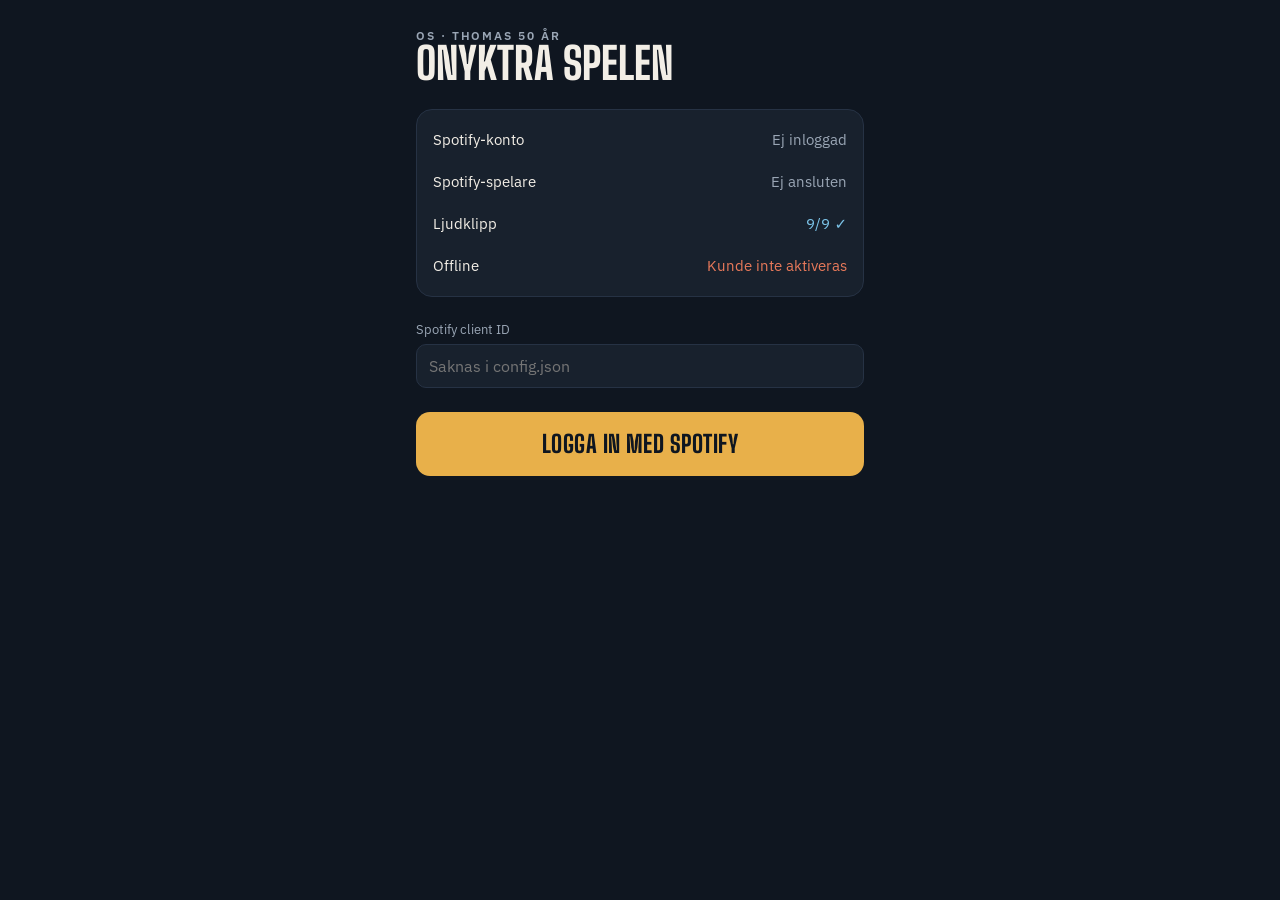
<file: index.html>
<!doctype html>
<html lang="sv">
<head>
<meta charset="utf-8">
<meta name="viewport" content="width=device-width, initial-scale=1, viewport-fit=cover">
<meta name="theme-color" content="#0F1620">
<title>Onyktra Spelen</title>
<link rel="icon" href="icons/icon.svg" type="image/svg+xml">
<link rel="apple-touch-icon" href="icons/apple-touch-icon.png">
<link rel="manifest" href="manifest.webmanifest">
<meta name="mobile-web-app-capable" content="yes">
<meta name="apple-mobile-web-app-capable" content="yes">
<meta name="apple-mobile-web-app-status-bar-style" content="black-translucent">
<meta name="apple-mobile-web-app-title" content="OS">
<link rel="preload" href="fonts/big-shoulders-display.woff2" as="font" type="font/woff2" crossorigin>
<link rel="preload" href="fonts/ibm-plex-sans.woff2" as="font" type="font/woff2" crossorigin>
<link rel="stylesheet" href="style.css">
<script type="module" src="app.js"></script>
</head>
<body>
<div class="banner" id="banner" role="status" hidden></div>
<button class="banner banner-version" type="button" id="ny-version" hidden>Ny version – ladda om</button>

<main class="screen" id="start">
  <header>
    <div class="eyebrow">OS · Thomas 50 år</div>
    <h1>Onyktra Spelen</h1>
  </header>

  <section class="card" aria-label="Status">
    <div class="rad"><span>Spotify-konto</span><span class="rad-varde" id="start-konto">Ej inloggad</span></div>
    <div class="rad"><span>Spotify-spelare</span><span class="rad-varde" id="start-spelare">Ej ansluten</span></div>
    <div class="rad"><span>Ljudklipp</span><span class="rad-varde" id="start-klipp">–</span></div>
    <div class="rad"><span>Offline</span><span class="rad-varde" id="start-offline">Kontrollerar…</span></div>
  </section>

  <div class="falt" id="klientid-falt" hidden>
    <label for="klientid">Spotify client ID</label>
    <input id="klientid" autocomplete="off" autocapitalize="off" spellcheck="false" placeholder="Saknas i config.json">
  </div>

  <p class="start-fel" id="start-fel" role="alert" hidden></p>

  <div class="start-knappar">
    <button class="btn-primary" type="button" id="logga-in" hidden>Logga in med Spotify</button>
    <button class="btn-primary" type="button" id="starta" hidden>Starta Onyktra Spelen</button>
    <button class="link-btn" type="button" id="logga-ut" hidden>Logga ut från Spotify</button>
  </div>
</main>

<main class="screen" id="oversikt" hidden>
  <header class="head">
    <div>
      <div class="eyebrow">OS · Thomas 50 år</div>
      <h1>Onyktra Spelen</h1>
    </div>
    <div class="counter"><small>Gren</small><b id="raknare">–/–</b></div>
  </header>

  <section class="card" aria-label="Spelas nu">
    <div class="np">
      <div class="art" id="np-nr">–</div>
      <div class="np-meta">
        <div class="eyebrow eyebrow-tight">Spelas nu · Spotify</div>
        <div class="np-title" id="np-titel">Ingen låt</div>
        <div class="np-artist" id="np-artist">Välj en gren för att starta</div>
      </div>
    </div>
    <div class="progress">
      <span id="np-tid">0:00</span>
      <div class="bar"><i id="np-bar"></i></div>
      <span id="np-langd">–:––</span>
    </div>
    <div class="controls">
      <div class="transport">
        <button class="icon-btn" type="button" id="foregaende" aria-label="Föregående" disabled>
          <svg width="18" height="18" viewBox="0 0 24 24" fill="none" stroke="currentColor" stroke-width="2" stroke-linecap="round" stroke-linejoin="round"><polygon points="19 20 9 12 19 4 19 20"/><line x1="5" y1="19" x2="5" y2="5"/></svg>
        </button>
        <button class="play" type="button" id="spela" aria-label="Spela" disabled>
          <svg class="ikon-spela" width="20" height="20" viewBox="0 0 24 24" fill="currentColor"><polygon points="7 4 20 12 7 20 7 4"/></svg>
          <svg class="ikon-paus" width="22" height="22" viewBox="0 0 24 24" fill="none" stroke="currentColor" stroke-width="2.5" stroke-linecap="round"><line x1="8" y1="5" x2="8" y2="19"/><line x1="16" y1="5" x2="16" y2="19"/></svg>
        </button>
        <button class="icon-btn" type="button" id="nasta" aria-label="Nästa" disabled>
          <svg width="18" height="18" viewBox="0 0 24 24" fill="none" stroke="currentColor" stroke-width="2" stroke-linecap="round" stroke-linejoin="round"><polygon points="5 4 15 12 5 20 5 4"/><line x1="19" y1="5" x2="19" y2="19"/></svg>
        </button>
      </div>
      <button class="pill" type="button" id="ducking" aria-pressed="true"><span class="dot"></span><span id="ducking-text">Sänk vid klipp</span></button>
    </div>
    <button class="btn-ghost" type="button" id="tona" disabled>Tona ut</button>
  </section>

  <section class="section">
    <div class="section-head">
      <h2>Grenar</h2>
      <span id="grenar-hjalp">Tryck för att starta</span>
    </div>
    <div class="list" id="grenar"></div>
    <div class="row" id="ordning-knappar" hidden>
      <button class="btn-ghost" type="button" id="ordning-avbryt" hidden>Avbryt</button>
      <button class="btn-ghost grow" type="button" id="ordning">Ändra ordning</button>
    </div>
  </section>

  <section class="section">
    <div class="section-head"><h2>Musik</h2><span>Spellista från Spotify</span></div>
    <button class="gren" type="button" id="till-musik">
      <span class="num">♪</span>
      <span class="gtext">
        <span class="gname" id="musik-namn">Musik</span>
        <span class="gdesc" id="musik-info">Ingen spellista vald</span>
      </span>
      <svg width="18" height="18" viewBox="0 0 24 24" fill="none" stroke="#9AA6B5" stroke-width="2" stroke-linecap="round" stroke-linejoin="round" aria-hidden="true"><polyline points="9 18 15 12 9 6"/></svg>
    </button>
  </section>

  <section class="section">
    <div class="section-head"><h2>Ljudeffekter</h2><span>Spelas ovanpå musiken</span></div>
    <div class="pads" id="effekter"></div>
  </section>

  <button class="stoppa-alla" type="button" id="stoppa-alla" hidden>■ Stoppa ljud</button>

  <footer class="foot">
    <div class="foot-status"><span class="dot" id="nat-dot"></span><span id="nat-text">Kontrollerar nät…</span></div>
  </footer>
</main>
<main class="screen" id="grenvy" hidden>
  <div class="topbar">
    <button class="back" type="button" id="tillbaka">
      <svg width="18" height="18" viewBox="0 0 24 24" fill="none" stroke="currentColor" stroke-width="2" stroke-linecap="round" stroke-linejoin="round" aria-hidden="true"><polyline points="15 18 9 12 15 6"/></svg>Alla grenar
    </button>
    <small id="g-nummer">Gren – av –</small>
  </div>

  <header class="hero">
    <span class="tag" id="g-sasong"></span>
    <h1 id="g-namn"></h1>
    <p id="g-regel"></p>
  </header>

  <div class="phrase" id="g-mening-kort" hidden>
    <small>Meningen</small>
    <div id="g-mening"></div>
  </div>

  <section class="card timer-kort" id="timer-kort" aria-label="Timer">
    <div class="timer-etikett" id="t-rubrik">Nedräkning</div>
    <div class="timer-rad">
      <button class="icon-btn" type="button" id="t-minus" aria-label="15 sekunder kortare">−15</button>
      <div class="timer" id="t-tid" role="timer" aria-live="off">01:00</div>
      <button class="icon-btn" type="button" id="t-plus" aria-label="15 sekunder längre">+15</button>
    </div>
    <div class="row">
      <button class="btn-action" type="button" id="t-start">Starta</button>
      <button class="btn-ghost" type="button" id="t-aterstall">Återställ</button>
    </div>
  </section>

  <section class="card" aria-label="Musik">
    <div class="np">
      <div class="art" id="g-nr">–</div>
      <div class="np-meta">
        <div class="np-title" id="g-titel"></div>
        <div class="np-artist" id="g-artist"></div>
      </div>
    </div>
    <div class="row">
      <button class="play play-sm" type="button" id="g-spela" aria-label="Spela" disabled>
        <svg class="ikon-spela" width="20" height="20" viewBox="0 0 24 24" fill="currentColor"><polygon points="7 4 20 12 7 20 7 4"/></svg>
        <svg class="ikon-paus" width="22" height="22" viewBox="0 0 24 24" fill="none" stroke="currentColor" stroke-width="2.5" stroke-linecap="round"><line x1="8" y1="5" x2="8" y2="19"/><line x1="16" y1="5" x2="16" y2="19"/></svg>
      </button>
      <button class="btn-ghost grow" type="button" id="g-tona" disabled>Tona ut</button>
    </div>
    <button class="link-btn" type="button" id="g-redigera" hidden>Redigera gren</button>
  </section>

  <section class="section">
    <div class="section-head"><h2>Ljudeffekter</h2><span>Spelas ovanpå musiken</span></div>
    <div class="pads" id="g-effekter"></div>
  </section>

  <button class="btn-action btn-stor" type="button" id="g-nasta">Nästa gren</button>
</main>

<main class="screen" id="musikvy" hidden>
  <div class="topbar">
    <button class="back" type="button" id="m-tillbaka">
      <svg width="18" height="18" viewBox="0 0 24 24" fill="none" stroke="currentColor" stroke-width="2" stroke-linecap="round" stroke-linejoin="round" aria-hidden="true"><polyline points="15 18 9 12 15 6"/></svg>Alla grenar
    </button>
    <small id="m-antal"></small>
  </div>

  <header class="hero hero-musik">
    <span class="tag">Spellista</span>
    <h1 id="m-namn">Musik</h1>
    <p id="m-info"></p>
  </header>

  <section class="card" aria-label="Spelas nu">
    <div class="np">
      <div class="art" id="m-nr">♪</div>
      <div class="np-meta">
        <div class="eyebrow eyebrow-tight">Spelas nu · Spotify</div>
        <div class="np-title" id="m-titel">Ingen låt</div>
        <div class="np-artist" id="m-artist">Tryck på en låt i listan</div>
      </div>
    </div>
    <div class="progress">
      <span id="m-tid">0:00</span>
      <div class="bar"><i id="m-bar"></i></div>
      <span id="m-langd">–:––</span>
    </div>
    <div class="controls">
      <div class="transport">
        <button class="icon-btn" type="button" id="m-foregaende" aria-label="Föregående" disabled>
          <svg width="18" height="18" viewBox="0 0 24 24" fill="none" stroke="currentColor" stroke-width="2" stroke-linecap="round" stroke-linejoin="round"><polygon points="19 20 9 12 19 4 19 20"/><line x1="5" y1="19" x2="5" y2="5"/></svg>
        </button>
        <button class="play" type="button" id="m-spela" aria-label="Spela" disabled>
          <svg class="ikon-spela" width="20" height="20" viewBox="0 0 24 24" fill="currentColor"><polygon points="7 4 20 12 7 20 7 4"/></svg>
          <svg class="ikon-paus" width="22" height="22" viewBox="0 0 24 24" fill="none" stroke="currentColor" stroke-width="2.5" stroke-linecap="round"><line x1="8" y1="5" x2="8" y2="19"/><line x1="16" y1="5" x2="16" y2="19"/></svg>
        </button>
        <button class="icon-btn" type="button" id="m-nasta" aria-label="Nästa" disabled>
          <svg width="18" height="18" viewBox="0 0 24 24" fill="none" stroke="currentColor" stroke-width="2" stroke-linecap="round" stroke-linejoin="round"><polygon points="5 4 15 12 5 20 5 4"/><line x1="19" y1="5" x2="19" y2="19"/></svg>
        </button>
      </div>
      <button class="pill" type="button" id="m-blanda" aria-pressed="false"><span class="dot"></span><span>Blanda</span></button>
    </div>
    <button class="btn-ghost" type="button" id="m-tona" disabled>Tona ut</button>
  </section>

  <section class="section">
    <div class="section-head">
      <h2>Låtar</h2>
      <button class="link-btn" type="button" id="m-uppdatera">Uppdatera</button>
    </div>
    <div class="list" id="m-latar"></div>
    <button class="btn-ghost" type="button" id="m-byt">Byt spellista</button>
  </section>

  <section class="section">
    <div class="section-head"><h2>Ljudeffekter</h2><span>Spelas ovanpå musiken</span></div>
    <div class="pads" id="m-effekter"></div>
  </section>
</main>

<dialog class="dialog" id="redigera" aria-labelledby="rg-rubrik">
  <form class="dialog-form" id="rg-form" method="dialog">
    <h2 id="rg-rubrik">Redigera gren</h2>
    <div class="falt">
      <label for="rg-namn">Namn</label>
      <input id="rg-namn" autocomplete="off" required>
    </div>
    <div class="falt">
      <label for="rg-sasong">Säsong</label>
      <select id="rg-sasong">
        <option value="sommar">Sommar</option>
        <option value="vinter">Vinter</option>
        <option value="">Ingen</option>
      </select>
    </div>
    <div class="falt">
      <label for="rg-beskrivning">Beskrivning</label>
      <input id="rg-beskrivning" autocomplete="off">
    </div>
    <div class="falt">
      <label for="rg-mening">Meningen</label>
      <textarea id="rg-mening" rows="2" autocomplete="off"></textarea>
      <small>Visas stort i grenvyn. Lämna tomt om grenen inte har någon.</small>
    </div>
    <div class="falt">
      <label for="rg-lank">Byt låt – Spotify-länk</label>
      <input id="rg-lank" type="url" inputmode="url" autocomplete="off" autocapitalize="off" spellcheck="false"
        placeholder="https://open.spotify.com/track/…">
      <small id="rg-lank-info">Spotify → Dela → Kopiera länk</small>
    </div>
    <div class="falt">
      <label for="rg-lat">Låt</label>
      <input id="rg-lat" autocomplete="off">
    </div>
    <div class="falt">
      <label for="rg-artist">Artist</label>
      <input id="rg-artist" autocomplete="off">
    </div>
    <div class="falt">
      <label for="rg-start-min">Starta låten vid</label>
      <div class="tidval">
        <select id="rg-start-min" aria-label="Starta vid, minuter"></select>
        <span>min</span>
        <select id="rg-start-sek" aria-label="Starta vid, sekunder"></select>
        <span>sek</span>
      </div>
    </div>
    <div class="falt">
      <label for="rg-tidtagning">Tid</label>
      <select id="rg-tidtagning">
        <option value="nedrakning">Nedräkning (timer)</option>
        <option value="stoppur">Tidtagning (stoppur)</option>
      </select>
      <small>Tidtagning mäter hur lång tid ett lopp tar, t.ex. slalom. Tiden sparas inte.</small>
    </div>
    <div class="falt" id="rg-timer-falt">
      <label for="rg-timer-min">Timer</label>
      <div class="tidval">
        <select id="rg-timer-min" aria-label="Timer, minuter"></select>
        <span>min</span>
        <select id="rg-timer-sek" aria-label="Timer, sekunder"></select>
        <span>sek</span>
      </div>
      <small>Grenens standardtid, mellan 0:15 och 10:00.</small>
    </div>
    <div class="falt" id="rg-pin-falt">
      <label for="rg-pin">PIN-kod</label>
      <input id="rg-pin" type="password" inputmode="numeric" autocomplete="off">
    </div>
    <p class="start-fel" id="rg-fel" role="alert" hidden></p>
    <div class="row">
      <button class="btn-ghost" type="button" id="rg-avbryt">Avbryt</button>
      <button class="btn-action" type="submit" id="rg-spara">Spara</button>
    </div>
  </form>
</dialog>

<dialog class="dialog" id="spellista-dialog" aria-labelledby="sd-rubrik">
  <form class="dialog-form" id="sd-form" method="dialog" novalidate>
    <h2 id="sd-rubrik">Välj spellista</h2>
    <div class="falt">
      <label for="sd-lank">Spotify-länk till spellistan</label>
      <input id="sd-lank" type="url" inputmode="url" autocomplete="off" autocapitalize="off" spellcheck="false"
        placeholder="https://open.spotify.com/playlist/…">
      <small>Spotify → spellistan → Dela → Kopiera länk. Spellistan måste vara din egen eller en du samarbetar på. Valet sparas på den här telefonen.</small>
    </div>
    <p class="start-fel" id="sd-fel" role="alert" hidden></p>
    <div class="row">
      <button class="btn-ghost" type="button" id="sd-avbryt">Avbryt</button>
      <button class="btn-action" type="submit">Välj</button>
    </div>
  </form>
</dialog>

<dialog class="dialog" id="pin-dialog" aria-labelledby="pd-rubrik">
  <form class="dialog-form" id="pd-form" method="dialog">
    <h2 id="pd-rubrik">PIN-kod</h2>
    <div class="falt">
      <label for="pd-pin">Ange PIN-koden för att spara</label>
      <input id="pd-pin" type="password" inputmode="numeric" autocomplete="off">
    </div>
    <div class="row">
      <button class="btn-ghost" type="button" id="pd-avbryt">Avbryt</button>
      <button class="btn-action" type="submit">OK</button>
    </div>
  </form>
</dialog>
</body>
</html>
</file>
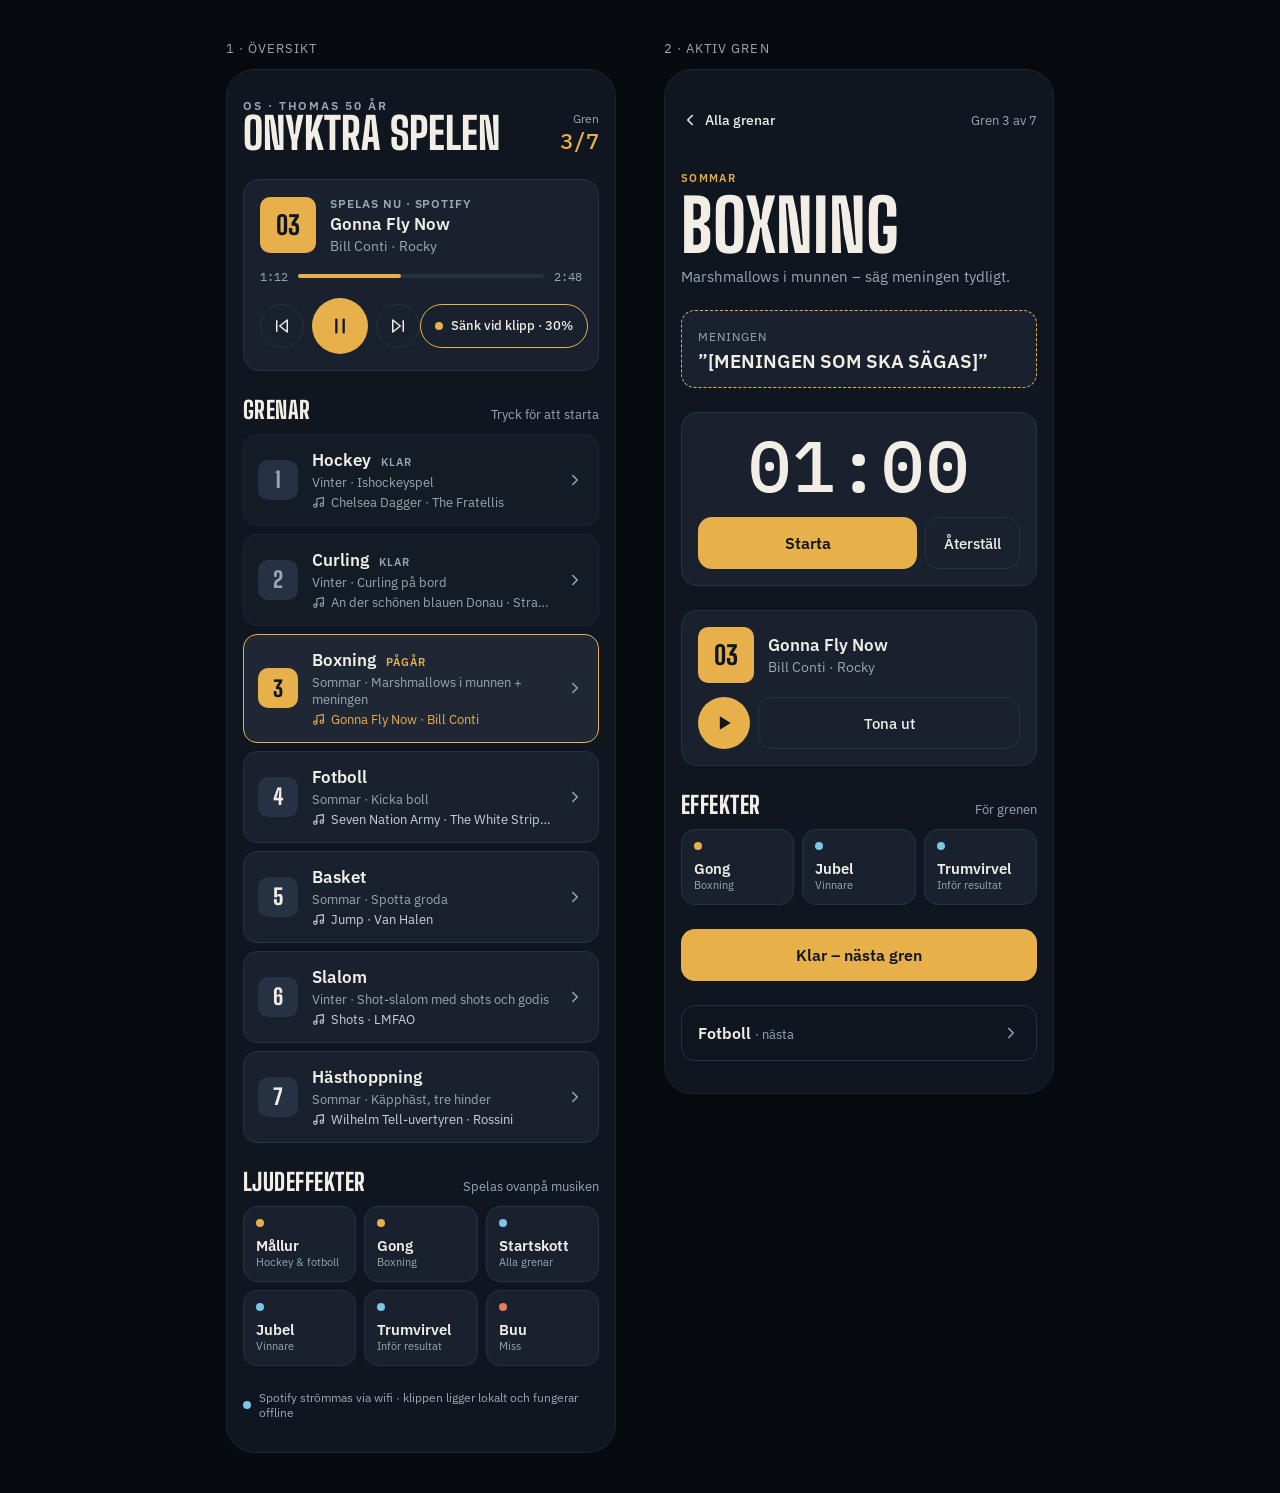
<file: docs/design/overview.html>
<!doctype html>
<html lang="sv">
<head>
<meta charset="utf-8">
<meta name="viewport" content="width=device-width, initial-scale=1">
<title>Onyktra Spelen – designskiss</title>
<link rel="preconnect" href="https://fonts.googleapis.com">
<link rel="stylesheet" href="https://fonts.googleapis.com/css2?family=Big+Shoulders+Display:wght@700;800&family=IBM+Plex+Mono:wght@500&family=IBM+Plex+Sans:wght@400;500;600&display=swap">
<style>
/* Designskiss – statisk referens, inte produktionskod. */
:root{--bg:#0F1620;--surface:#18212D;--done:#131B25;--active:#1E2733;--line:#263244;--text:#F2EEE6;--muted:#9AA6B5;--accent:#E8B04A;--ice:#7CC4E8;--warn:#E8795A;
--display:'Big Shoulders Display',sans-serif;--sans:'IBM Plex Sans',system-ui,sans-serif;--mono:'IBM Plex Mono',monospace}
*{box-sizing:border-box}
body{margin:0;background:#070B10;color:var(--text);font-family:var(--sans);padding:40px 24px;display:flex;gap:48px;justify-content:center;flex-wrap:wrap;align-items:flex-start}
.frame{display:flex;flex-direction:column;gap:12px}
.frame-label{font-size:13px;color:var(--muted);letter-spacing:.08em;text-transform:uppercase}
.screen{width:390px;background:var(--bg);border-radius:28px;padding:28px 16px 32px;display:flex;flex-direction:column;gap:24px;border:1px solid #1B2430}
button{font-family:inherit;color:var(--text);cursor:pointer}
a{color:var(--text);text-decoration:none}
.eyebrow{font-size:12px;font-weight:600;letter-spacing:.16em;text-transform:uppercase;color:var(--muted)}
h1{margin:0;font-family:var(--display);font-weight:800;font-size:44px;line-height:.95;text-transform:uppercase}
h2{margin:0;font-family:var(--display);font-weight:800;font-size:24px;text-transform:uppercase;letter-spacing:.02em}
.head{display:flex;justify-content:space-between;align-items:flex-end}
.counter{text-align:right} .counter small{display:block;font-size:12px;color:var(--muted)} .counter b{font-family:var(--mono);font-weight:500;font-size:22px;color:var(--accent)}
.card{background:var(--surface);border:1px solid var(--line);border-radius:16px;padding:16px;display:flex;flex-direction:column;gap:14px}
.np{display:flex;gap:14px;align-items:center}
.art{width:56px;height:56px;border-radius:10px;background:var(--accent);color:var(--bg);display:flex;align-items:center;justify-content:center;font-family:var(--display);font-weight:800;font-size:26px;flex-shrink:0}
.np-meta{display:flex;flex-direction:column;gap:2px} .np-title{font-size:17px;font-weight:600} .np-artist{font-size:14px;color:var(--muted)}
.progress{display:flex;align-items:center;gap:10px;font-family:var(--mono);font-size:12px;color:var(--muted)}
.bar{flex:1;height:4px;border-radius:2px;background:var(--line)} .bar i{display:block;height:4px;width:42%;border-radius:2px;background:var(--accent)}
.controls{display:flex;align-items:center;justify-content:space-between} .transport{display:flex;gap:8px;align-items:center}
.icon-btn{width:44px;height:44px;border-radius:22px;border:1px solid var(--line);background:transparent;display:flex;align-items:center;justify-content:center}
.play{width:56px;height:56px;border-radius:28px;border:none;background:var(--accent);color:var(--bg);display:flex;align-items:center;justify-content:center}
.pill{white-space:nowrap;height:44px;padding:0 14px;border-radius:22px;border:1px solid var(--accent);background:transparent;display:flex;align-items:center;gap:8px;font-size:13px;font-weight:500}
.pill .dot{background:var(--accent)}
.section{display:flex;flex-direction:column;gap:10px} .section-head{display:flex;justify-content:space-between;align-items:baseline} .section-head span{font-size:13px;color:var(--muted)}
.list{display:flex;flex-direction:column;gap:8px}
.gren{display:flex;align-items:center;gap:14px;padding:14px;border-radius:14px;background:var(--surface);border:1px solid var(--line)}
.gren svg{flex-shrink:0}
.num{width:40px;height:40px;border-radius:10px;background:var(--line);display:flex;align-items:center;justify-content:center;font-family:var(--display);font-weight:800;font-size:22px;flex-shrink:0}
.gtext{display:flex;flex-direction:column;gap:3px;min-width:0;flex:1}
.gname{font-size:17px;font-weight:600} .status{font-size:11px;font-weight:600;letter-spacing:.08em;text-transform:uppercase;margin-left:6px}
.gdesc{font-size:13px;color:var(--muted)}
.gsong{display:flex;gap:6px;align-items:center;font-size:13px;color:#C9D1DB;white-space:nowrap;overflow:hidden} .gsong span{overflow:hidden;text-overflow:ellipsis}
.gren.klar{background:var(--done);border-color:#1E2835} .gren.klar .num{color:var(--muted)} .gren.klar .status,.gren.klar .gsong{color:var(--muted)}
.gren.nu{background:var(--active);border-color:var(--accent)} .gren.nu .num{background:var(--accent);color:var(--bg)} .gren.nu .status,.gren.nu .gsong{color:var(--accent)}
.pads{display:grid;grid-template-columns:repeat(3,minmax(0,1fr));gap:8px}
.pad{height:76px;border-radius:14px;border:1px solid var(--line);background:var(--surface);display:flex;flex-direction:column;align-items:flex-start;justify-content:space-between;padding:12px;text-align:left}
.dot{width:8px;height:8px;border-radius:4px;display:inline-block}
.pname{display:block;font-size:15px;font-weight:600} .psub{display:block;font-size:11px;color:var(--muted)}
.foot{display:flex;gap:8px;align-items:center;font-size:12px;color:var(--muted)} .foot .dot{background:var(--ice)}
/* Aktiv gren */
.topbar{display:flex;justify-content:space-between;align-items:center} .back{display:flex;align-items:center;gap:6px;font-size:14px;font-weight:500;min-height:44px} .topbar small{font-size:13px;color:var(--muted)}
.hero h1{font-size:72px} .hero p{margin:8px 0 0;font-size:15px;color:var(--muted)}
.tag{display:inline-block;font-size:11px;font-weight:600;letter-spacing:.12em;text-transform:uppercase;color:var(--accent);margin-bottom:6px}
.phrase{border:1px dashed var(--accent);border-radius:14px;padding:14px 16px;background:var(--surface)} .phrase small{font-size:12px;color:var(--muted);letter-spacing:.08em;text-transform:uppercase} .phrase div{font-size:19px;font-weight:600;margin-top:4px}
.timer{font-family:var(--mono);font-weight:500;font-size:72px;line-height:1;text-align:center;letter-spacing:.02em}
.row{display:flex;gap:8px}
.btn-primary{flex:1;height:52px;border-radius:14px;border:none;background:var(--accent);color:var(--bg);font-size:16px;font-weight:600}
.btn-ghost{height:52px;padding:0 18px;border-radius:14px;border:1px solid var(--line);background:transparent;font-size:15px;font-weight:500}
.next{display:flex;justify-content:space-between;align-items:center;height:56px;padding:0 16px;border-radius:14px;border:1px solid var(--line);font-weight:600} .next small{color:var(--muted);font-weight:400;font-size:13px}
</style>
</head>
<body>

<section class="frame">
<div class="frame-label">1 · Översikt</div>
<main class="screen">
<header class="head">
<div><div class="eyebrow">OS · Thomas 50 år</div><h1>Onyktra Spelen</h1></div>
<div class="counter"><small>Gren</small><b>3/7</b></div>
</header>
<div class="card">
<div class="np"><div class="art">03</div><div class="np-meta"><div class="eyebrow" style="letter-spacing:.08em">Spelas nu · Spotify</div><div class="np-title">Gonna Fly Now</div><div class="np-artist">Bill Conti · Rocky</div></div></div>
<div class="progress"><span>1:12</span><div class="bar"><i></i></div><span>2:48</span></div>
<div class="controls">
<div class="transport"><button class="icon-btn" aria-label="Föregående"><svg width="18" height="18" viewBox="0 0 24 24" fill="none" stroke="currentColor" stroke-width="2" stroke-linecap="round" stroke-linejoin="round"><polygon points="19 20 9 12 19 4 19 20"/><line x1="5" y1="19" x2="5" y2="5"/></svg></button><button class="play" aria-label="Pausa"><svg width="22" height="22" viewBox="0 0 24 24" fill="none" stroke="currentColor" stroke-width="2.5" stroke-linecap="round"><line x1="8" y1="5" x2="8" y2="19"/><line x1="16" y1="5" x2="16" y2="19"/></svg></button><button class="icon-btn" aria-label="Nästa"><svg width="18" height="18" viewBox="0 0 24 24" fill="none" stroke="currentColor" stroke-width="2" stroke-linecap="round" stroke-linejoin="round"><polygon points="5 4 15 12 5 20 5 4"/><line x1="19" y1="5" x2="19" y2="19"/></svg></button></div>
<button class="pill" aria-pressed="true"><span class="dot"></span>Sänk vid klipp · 30%</button>
</div>
</div>
<div class="section">
<div class="section-head"><h2>Grenar</h2><span>Tryck för att starta</span></div>
<div class="list">
<a class="gren klar" href="#aktiv"><span class="num">1</span><span class="gtext"><span class="gname">Hockey <span class="status">Klar</span></span><span class="gdesc">Vinter · Ishockeyspel</span><span class="gsong"><svg width="13" height="13" viewBox="0 0 24 24" fill="none" stroke="currentColor" stroke-width="2" stroke-linecap="round" stroke-linejoin="round"><path d="M9 18V5l12-2v13"/><circle cx="6" cy="18" r="3"/><circle cx="18" cy="16" r="3"/></svg><span>Chelsea Dagger · The Fratellis</span></span></span><svg width="18" height="18" viewBox="0 0 24 24" fill="none" stroke="#9AA6B5" stroke-width="2" stroke-linecap="round" stroke-linejoin="round"><polyline points="9 18 15 12 9 6"/></svg></a>
<a class="gren klar" href="#aktiv"><span class="num">2</span><span class="gtext"><span class="gname">Curling <span class="status">Klar</span></span><span class="gdesc">Vinter · Curling på bord</span><span class="gsong"><svg width="13" height="13" viewBox="0 0 24 24" fill="none" stroke="currentColor" stroke-width="2" stroke-linecap="round" stroke-linejoin="round"><path d="M9 18V5l12-2v13"/><circle cx="6" cy="18" r="3"/><circle cx="18" cy="16" r="3"/></svg><span>An der schönen blauen Donau · Strauss</span></span></span><svg width="18" height="18" viewBox="0 0 24 24" fill="none" stroke="#9AA6B5" stroke-width="2" stroke-linecap="round" stroke-linejoin="round"><polyline points="9 18 15 12 9 6"/></svg></a>
<a class="gren nu" href="#aktiv"><span class="num">3</span><span class="gtext"><span class="gname">Boxning <span class="status">Pågår</span></span><span class="gdesc">Sommar · Marshmallows i munnen + meningen</span><span class="gsong"><svg width="13" height="13" viewBox="0 0 24 24" fill="none" stroke="currentColor" stroke-width="2" stroke-linecap="round" stroke-linejoin="round"><path d="M9 18V5l12-2v13"/><circle cx="6" cy="18" r="3"/><circle cx="18" cy="16" r="3"/></svg><span>Gonna Fly Now · Bill Conti</span></span></span><svg width="18" height="18" viewBox="0 0 24 24" fill="none" stroke="#9AA6B5" stroke-width="2" stroke-linecap="round" stroke-linejoin="round"><polyline points="9 18 15 12 9 6"/></svg></a>
<a class="gren " href="#aktiv"><span class="num">4</span><span class="gtext"><span class="gname">Fotboll <span class="status"></span></span><span class="gdesc">Sommar · Kicka boll</span><span class="gsong"><svg width="13" height="13" viewBox="0 0 24 24" fill="none" stroke="currentColor" stroke-width="2" stroke-linecap="round" stroke-linejoin="round"><path d="M9 18V5l12-2v13"/><circle cx="6" cy="18" r="3"/><circle cx="18" cy="16" r="3"/></svg><span>Seven Nation Army · The White Stripes</span></span></span><svg width="18" height="18" viewBox="0 0 24 24" fill="none" stroke="#9AA6B5" stroke-width="2" stroke-linecap="round" stroke-linejoin="round"><polyline points="9 18 15 12 9 6"/></svg></a>
<a class="gren " href="#aktiv"><span class="num">5</span><span class="gtext"><span class="gname">Basket <span class="status"></span></span><span class="gdesc">Sommar · Spotta groda</span><span class="gsong"><svg width="13" height="13" viewBox="0 0 24 24" fill="none" stroke="currentColor" stroke-width="2" stroke-linecap="round" stroke-linejoin="round"><path d="M9 18V5l12-2v13"/><circle cx="6" cy="18" r="3"/><circle cx="18" cy="16" r="3"/></svg><span>Jump · Van Halen</span></span></span><svg width="18" height="18" viewBox="0 0 24 24" fill="none" stroke="#9AA6B5" stroke-width="2" stroke-linecap="round" stroke-linejoin="round"><polyline points="9 18 15 12 9 6"/></svg></a>
<a class="gren " href="#aktiv"><span class="num">6</span><span class="gtext"><span class="gname">Slalom <span class="status"></span></span><span class="gdesc">Vinter · Shot-slalom med shots och godis</span><span class="gsong"><svg width="13" height="13" viewBox="0 0 24 24" fill="none" stroke="currentColor" stroke-width="2" stroke-linecap="round" stroke-linejoin="round"><path d="M9 18V5l12-2v13"/><circle cx="6" cy="18" r="3"/><circle cx="18" cy="16" r="3"/></svg><span>Shots · LMFAO</span></span></span><svg width="18" height="18" viewBox="0 0 24 24" fill="none" stroke="#9AA6B5" stroke-width="2" stroke-linecap="round" stroke-linejoin="round"><polyline points="9 18 15 12 9 6"/></svg></a>
<a class="gren " href="#aktiv"><span class="num">7</span><span class="gtext"><span class="gname">Hästhoppning <span class="status"></span></span><span class="gdesc">Sommar · Käpphäst, tre hinder</span><span class="gsong"><svg width="13" height="13" viewBox="0 0 24 24" fill="none" stroke="currentColor" stroke-width="2" stroke-linecap="round" stroke-linejoin="round"><path d="M9 18V5l12-2v13"/><circle cx="6" cy="18" r="3"/><circle cx="18" cy="16" r="3"/></svg><span>Wilhelm Tell-uvertyren · Rossini</span></span></span><svg width="18" height="18" viewBox="0 0 24 24" fill="none" stroke="#9AA6B5" stroke-width="2" stroke-linecap="round" stroke-linejoin="round"><polyline points="9 18 15 12 9 6"/></svg></a>
</div>
</div>
<div class="section">
<div class="section-head"><h2>Ljudeffekter</h2><span>Spelas ovanpå musiken</span></div>
<div class="pads"><button class="pad"><span class="dot" style="background:#E8B04A"></span><span><span class="pname">Mållur</span><span class="psub">Hockey &amp; fotboll</span></span></button><button class="pad"><span class="dot" style="background:#E8B04A"></span><span><span class="pname">Gong</span><span class="psub">Boxning</span></span></button><button class="pad"><span class="dot" style="background:#7CC4E8"></span><span><span class="pname">Startskott</span><span class="psub">Alla grenar</span></span></button><button class="pad"><span class="dot" style="background:#7CC4E8"></span><span><span class="pname">Jubel</span><span class="psub">Vinnare</span></span></button><button class="pad"><span class="dot" style="background:#7CC4E8"></span><span><span class="pname">Trumvirvel</span><span class="psub">Inför resultat</span></span></button><button class="pad"><span class="dot" style="background:#E8795A"></span><span><span class="pname">Buu</span><span class="psub">Miss</span></span></button></div>
</div>
<div class="foot"><span class="dot"></span>Spotify strömmas via wifi · klippen ligger lokalt och fungerar offline</div>
</main>
</section>

<section class="frame" id="aktiv">
<div class="frame-label">2 · Aktiv gren</div>
<main class="screen">
<div class="topbar"><a class="back" href="#"><svg width="18" height="18" viewBox="0 0 24 24" fill="none" stroke="currentColor" stroke-width="2" stroke-linecap="round" stroke-linejoin="round"><polyline points="15 18 9 12 15 6"/></svg>Alla grenar</a><small>Gren 3 av 7</small></div>
<div class="hero"><span class="tag">Sommar</span><h1>Boxning</h1><p>Marshmallows i munnen – säg meningen tydligt.</p></div>
<div class="phrase"><small>Meningen</small><div>”[MENINGEN SOM SKA SÄGAS]”</div></div>
<div class="card" style="gap:16px">
<div class="timer">01:00</div>
<div class="row"><button class="btn-primary">Starta</button><button class="btn-ghost">Återställ</button></div>
</div>
<div class="card">
<div class="np"><div class="art">03</div><div class="np-meta"><div class="np-title">Gonna Fly Now</div><div class="np-artist">Bill Conti · Rocky</div></div></div>
<div class="row"><button class="play" aria-label="Spela" style="width:52px;height:52px"><svg width="20" height="20" viewBox="0 0 24 24" fill="currentColor"><polygon points="7 4 20 12 7 20 7 4"/></svg></button><button class="btn-ghost" style="flex:1">Tona ut</button></div>
</div>
<div class="section">
<div class="section-head"><h2>Effekter</h2><span>För grenen</span></div>
<div class="pads"><button class="pad"><span class="dot" style="background:#E8B04A"></span><span><span class="pname">Gong</span><span class="psub">Boxning</span></span></button><button class="pad"><span class="dot" style="background:#7CC4E8"></span><span><span class="pname">Jubel</span><span class="psub">Vinnare</span></span></button><button class="pad"><span class="dot" style="background:#7CC4E8"></span><span><span class="pname">Trumvirvel</span><span class="psub">Inför resultat</span></span></button></div>
</div>
<div class="row"><button class="btn-primary">Klar – nästa gren</button></div>
<a class="next" href="#"><span>Fotboll <small>· nästa</small></span><svg width="18" height="18" viewBox="0 0 24 24" fill="none" stroke="#9AA6B5" stroke-width="2" stroke-linecap="round" stroke-linejoin="round"><polyline points="9 18 15 12 9 6"/></svg></a>
</main>
</section>

</body>
</html>
</file>
<file: style.css>
/* Typsnitt (SIL Open Font License), självhostade så att de fungerar offline. Latin-delmängd räcker för svenska. */
@font-face {
  font-family: 'Big Shoulders Display';
  src: url('fonts/big-shoulders-display.woff2') format('woff2');
  font-weight: 100 900;
  font-display: swap;
}
@font-face {
  font-family: 'IBM Plex Sans';
  src: url('fonts/ibm-plex-sans.woff2') format('woff2');
  font-weight: 100 700;
  font-display: swap;
}
@font-face {
  font-family: 'IBM Plex Mono';
  src: url('fonts/ibm-plex-mono-500.woff2') format('woff2');
  font-weight: 500;
  font-display: swap;
}

:root {
  --bg: #0F1620;
  --surface: #18212D;
  --active: #1E2733;
  --line: #263244;
  --text: #F2EEE6;
  --muted: #9AA6B5;
  --accent: #E8B04A;
  --ice: #7CC4E8;
  --warn: #E8795A;
  --display: 'Big Shoulders Display', 'Arial Narrow', sans-serif;
  --sans: 'IBM Plex Sans', system-ui, sans-serif;
  --mono: 'IBM Plex Mono', ui-monospace, monospace;
  color-scheme: dark;
}

* { box-sizing: border-box; }

html { -webkit-text-size-adjust: 100%; }

body {
  margin: 0;
  background: var(--bg);
  color: var(--text);
  font-family: var(--sans);
  -webkit-tap-highlight-color: transparent;
}

button {
  font: inherit;
  color: var(--text);
  cursor: pointer;
  touch-action: manipulation;
}

button:disabled { cursor: default; }

button:focus-visible {
  outline: 2px solid var(--ice);
  outline-offset: 2px;
}

.screen {
  max-width: 480px;
  margin: 0 auto;
  padding: calc(28px + env(safe-area-inset-top)) 16px calc(32px + env(safe-area-inset-bottom));
  display: flex;
  flex-direction: column;
  gap: 24px;
}

.eyebrow {
  font-size: 12px;
  font-weight: 600;
  letter-spacing: .16em;
  text-transform: uppercase;
  color: var(--muted);
}

.eyebrow-tight { letter-spacing: .08em; }

h1 {
  margin: 0;
  font-family: var(--display);
  font-weight: 800;
  font-size: 44px;
  line-height: .95;
  text-transform: uppercase;
}

h2 {
  margin: 0;
  font-family: var(--display);
  font-weight: 800;
  font-size: 24px;
  text-transform: uppercase;
  letter-spacing: .02em;
}

/* Rubrik */
.head { display: flex; justify-content: space-between; align-items: flex-end; gap: 12px; }
.counter { text-align: right; }
.counter small { display: block; font-size: 12px; color: var(--muted); }
.counter b { font-family: var(--mono); font-weight: 500; font-size: 22px; color: var(--accent); }

/* Spelas nu */
.card {
  background: var(--surface);
  border: 1px solid var(--line);
  border-radius: 16px;
  padding: 16px;
  display: flex;
  flex-direction: column;
  gap: 14px;
}
.np { display: flex; gap: 14px; align-items: center; }
.art {
  width: 56px; height: 56px; flex-shrink: 0;
  border-radius: 10px;
  background: var(--accent); color: var(--bg);
  display: flex; align-items: center; justify-content: center;
  font-family: var(--display); font-weight: 800; font-size: 26px;
}
.np-meta { display: flex; flex-direction: column; gap: 2px; min-width: 0; }
.np-title { font-size: 17px; font-weight: 600; }
.np-artist { font-size: 14px; color: var(--muted); }
.progress { display: flex; align-items: center; gap: 10px; font-family: var(--mono); font-size: 12px; color: var(--muted); }
.bar { flex: 1; height: 4px; border-radius: 2px; background: var(--line); }
.bar i { display: block; height: 4px; width: 0; border-radius: 2px; background: var(--accent); }
.controls { display: flex; align-items: center; justify-content: space-between; gap: 8px; }
.transport { display: flex; gap: 6px; align-items: center; flex-shrink: 0; }
.icon-btn {
  width: 44px; height: 44px; border-radius: 22px;
  border: 1px solid var(--line); background: transparent;
  display: flex; align-items: center; justify-content: center;
}
.play {
  width: 56px; height: 56px; border-radius: 28px;
  border: none; background: var(--accent); color: var(--bg);
  display: flex; align-items: center; justify-content: center;
}
.transport button:disabled { opacity: .55; }
.pill {
  white-space: nowrap;
  min-width: 0; overflow: hidden;
  height: 44px; padding: 0 12px; border-radius: 22px;
  border: 1px solid var(--accent); background: transparent;
  display: flex; align-items: center; gap: 8px;
  font-size: 13px; font-weight: 500;
}
.pill .dot { background: var(--accent); }
.pill span:last-child { overflow: hidden; text-overflow: ellipsis; }
.pill[aria-pressed="false"] { border-color: var(--line); color: var(--muted); }
.pill[aria-pressed="false"] .dot { background: var(--line); }

/* Sektioner */
.section { display: flex; flex-direction: column; gap: 10px; }
.section-head { display: flex; justify-content: space-between; align-items: baseline; gap: 8px; }
.section-head span { font-size: 13px; color: var(--muted); }

/* Grenlista */
.list { display: flex; flex-direction: column; gap: 8px; }
.gren {
  width: 100%;
  display: flex; align-items: center; gap: 14px;
  padding: 14px; border-radius: 14px;
  background: var(--surface); border: 1px solid var(--line);
  text-align: left;
}
.gren:active { background: var(--active); }
.gren svg { flex-shrink: 0; }
.num {
  width: 40px; height: 40px; flex-shrink: 0; border-radius: 10px;
  background: var(--line);
  display: flex; align-items: center; justify-content: center;
  font-family: var(--display); font-weight: 800; font-size: 22px;
}
.gtext { display: flex; flex-direction: column; gap: 3px; min-width: 0; flex: 1; }
.gname { font-size: 17px; font-weight: 600; }
.status { font-size: 11px; font-weight: 600; letter-spacing: .08em; text-transform: uppercase; margin-left: 6px; }
.gdesc { font-size: 13px; color: var(--muted); }
.gsong { display: flex; gap: 6px; align-items: center; font-size: 13px; color: #C9D1DB; white-space: nowrap; overflow: hidden; }
.gsong span { overflow: hidden; text-overflow: ellipsis; }
.gren.pagar { background: var(--active); border-color: var(--accent); }
.gren.pagar .num { background: var(--accent); color: var(--bg); }
.gren.pagar .status, .gren.pagar .gsong { color: var(--accent); }

/* Ändra ordning: dra i handtaget */
.handtag {
  flex-shrink: 0; width: 44px; height: 44px; margin: -8px -8px -8px 0;
  display: flex; align-items: center; justify-content: center;
  color: var(--muted); cursor: grab; touch-action: none;
}
.list.ordnas .gren { border-style: dashed; user-select: none; -webkit-user-select: none; }
.gren.drar {
  position: relative; z-index: 2;
  border-style: solid; border-color: var(--accent); background: var(--active);
  box-shadow: 0 10px 24px rgb(0 0 0 / .45);
}
.gren.drar .handtag { color: var(--accent); cursor: grabbing; }

/* Effektknappar */
.pads { display: grid; grid-template-columns: repeat(3, minmax(0, 1fr)); gap: 8px; }
.pad {
  position: relative; overflow: hidden;
  min-height: 76px; border-radius: 14px;
  border: 1px solid var(--line); background: var(--surface);
  display: flex; flex-direction: column; align-items: flex-start; justify-content: space-between; gap: 6px;
  padding: 12px; text-align: left;
  transition: transform .08s, border-color .15s;
}
.pad:active { transform: scale(.97); border-color: var(--accent); }
.pad.spelar { border-color: var(--accent); background: var(--active); }
.pad.spelar .pikon { color: var(--accent); }
.ptopp { display: flex; align-items: center; justify-content: space-between; width: 100%; }
.pikon { font-size: 12px; color: var(--muted); }
.pframsteg {
  position: absolute; left: 0; right: 0; bottom: 0; height: 3px;
  background: var(--accent); transform-origin: left; transform: scaleX(var(--framsteg, 0));
  opacity: 0;
}
.pad.spelar .pframsteg { opacity: 1; }
.pad.puls { animation: puls .25s ease-out; }
@keyframes puls { 0% { box-shadow: 0 0 0 0 rgb(232 176 74 / .6); } 100% { box-shadow: 0 0 0 10px rgb(232 176 74 / 0); } }
.stoppa-alla {
  position: fixed; left: 50%; transform: translateX(-50%); bottom: max(16px, env(safe-area-inset-bottom));
  z-index: 20; min-height: 48px; padding: 0 22px; border-radius: 24px;
  background: var(--warn); color: #0F1620; font-weight: 700; font-size: 15px;
  border: 0; box-shadow: 0 8px 24px rgb(0 0 0 / .5);
}
.stoppa-alla[hidden] { display: none; }
.pad.saknas { opacity: .45; }
.pad.saknas .psub::after { content: ' · saknas'; }
.dot { width: 8px; height: 8px; border-radius: 4px; display: inline-block; flex-shrink: 0; }
.dot.guld { background: var(--accent); }
.dot.is { background: var(--ice); }
.dot.varning { background: var(--warn); }
.pname { display: block; font-size: 15px; font-weight: 600; }
.psub { display: block; font-size: 11px; color: var(--muted); }

/* Sidfot */
.foot { display: flex; flex-direction: column; gap: 8px; font-size: 12px; color: var(--muted); }
.foot-status { display: flex; gap: 8px; align-items: center; }
.foot-status .dot { background: var(--ice); }
.foot-status .dot.offline { background: var(--warn); }
.link-btn {
  align-self: flex-start;
  min-height: 44px; padding: 0;
  border: none; background: transparent;
  color: var(--muted); font-size: 12px;
  text-decoration: underline; text-underline-offset: 3px;
}

.fel {
  padding: 16px; border-radius: 14px;
  border: 1px solid var(--warn); color: var(--warn);
  background: var(--surface); font-size: 14px;
}

[hidden] { display: none !important; }

/* Startvy */
.rad { display: flex; justify-content: space-between; align-items: center; gap: 12px; font-size: 15px; min-height: 28px; }
.rad-varde { color: var(--muted); text-align: right; }
.rad-varde.ok { color: var(--ice); }
.rad-varde.fel-text { color: var(--warn); }
.falt { display: flex; flex-direction: column; gap: 6px; font-size: 13px; color: var(--muted); }
.falt input, .falt select, .falt textarea {
  min-height: 44px; padding: 0 12px; border-radius: 10px;
  border: 1px solid var(--line); background: var(--surface); color: var(--text);
  font: inherit; font-size: 16px;
}
.start-fel { margin: 0; font-size: 14px; color: var(--warn); }
.start-knappar { display: flex; flex-direction: column; gap: 4px; }
.btn-primary {
  width: 100%; min-height: 64px; border-radius: 14px;
  border: none; background: var(--accent); color: var(--bg);
  font-family: var(--display); font-weight: 800; font-size: 24px;
  text-transform: uppercase; letter-spacing: .02em;
}
.btn-primary:disabled { opacity: .6; }
.start-knappar .link-btn { align-self: center; }

/* Spela/paus */
.play .ikon-paus { display: none; }
.play.spelar .ikon-spela { display: none; }
.play.spelar .ikon-paus { display: block; }
.play:disabled { opacity: .55; }

/* Diskret banner för fel */
.banner {
  position: fixed; z-index: 10;
  top: calc(8px + env(safe-area-inset-top)); left: 50%; transform: translateX(-50%);
  width: calc(100% - 32px); max-width: 448px;
  padding: 12px 14px; border-radius: 12px;
  background: var(--surface); border: 1px solid var(--warn); color: var(--text);
  font-size: 14px; box-shadow: 0 6px 20px rgb(0 0 0 / .4);
}
.banner-version {
  min-height: 48px; text-align: left; font-weight: 600;
  border-color: var(--accent);
}

/* Aktiv gren */
.topbar { display: flex; justify-content: space-between; align-items: center; gap: 12px; }
.topbar small { font-size: 13px; color: var(--muted); }
.back {
  display: flex; align-items: center; gap: 6px;
  min-height: 44px; padding: 0 8px 0 0;
  border: none; background: transparent;
  font-size: 14px; font-weight: 500;
}
.hero h1 { font-size: 72px; } /* krymps i app.js så att ord inte bryts */
.hero p { margin: 8px 0 0; font-size: 15px; color: var(--muted); }
.tag {
  display: inline-block; margin-bottom: 6px;
  font-size: 11px; font-weight: 600; letter-spacing: .12em; text-transform: uppercase;
  color: var(--accent);
}
.tag.vinter { color: var(--ice); }
.phrase {
  border: 1px dashed var(--accent); border-radius: 14px;
  padding: 14px 16px; background: var(--surface);
}
.phrase small { font-size: 12px; color: var(--muted); letter-spacing: .08em; text-transform: uppercase; }
.phrase div { font-size: 22px; font-weight: 600; margin-top: 4px; }

.timer-kort { gap: 16px; }
.timer-rad { display: flex; align-items: center; justify-content: space-between; gap: 8px; }
.timer-rad .icon-btn { font-family: var(--mono); font-size: 13px; color: var(--muted); }
.timer-rad .icon-btn:disabled { opacity: .35; }
.timer {
  flex: 1; text-align: center;
  font-family: var(--mono); font-weight: 500; font-size: 72px; line-height: 1;
  letter-spacing: .02em; font-variant-numeric: tabular-nums;
}
.timer.kort { color: var(--warn); }
.timer.stoppur { font-size: 60px; }
.timer-rad .icon-btn.dold { display: none; }
.timer-etikett {
  text-align: center; font-size: 12px; color: var(--muted);
  letter-spacing: .08em; text-transform: uppercase; margin-bottom: -8px;
}
.timer.slut { color: var(--warn); animation: blink 1s steps(2, start) 3; }
@keyframes blink { to { visibility: hidden; } }

.row { display: flex; gap: 8px; align-items: center; }
.btn-action {
  flex: 1; min-height: 52px; border-radius: 14px;
  border: none; background: var(--accent); color: var(--bg);
  font-size: 16px; font-weight: 600;
}
.btn-action.pausad { background: var(--ice); }
.btn-ghost {
  min-height: 52px; padding: 0 18px; border-radius: 14px;
  border: 1px solid var(--line); background: transparent;
  font-size: 15px; font-weight: 500;
}
.btn-ghost:disabled { opacity: .55; }
.btn-ghost.aktiv { border-color: var(--accent); color: var(--accent); }
.grow { flex: 1; }
.play-sm { width: 52px; height: 52px; border-radius: 26px; flex-shrink: 0; }
.btn-stor { flex: none; width: 100%; min-height: 56px; font-size: 17px; }


/* Byt låt */
.dialog {
  width: calc(100% - 32px); max-width: 448px;
  padding: 20px 16px; border-radius: 16px;
  border: 1px solid var(--line); background: var(--surface); color: var(--text);
}
.dialog::backdrop { background: rgb(0 0 0 / .6); }
.dialog-form { display: flex; flex-direction: column; gap: 14px; }
.dialog .falt input, .dialog .falt select, .dialog .falt textarea { background: var(--bg); }
.falt textarea { padding: 10px 12px; resize: vertical; line-height: 1.35; }
.tidval { display: flex; align-items: center; gap: 8px; color: var(--text); font-size: 16px; }
.tidval select { flex: 1; min-width: 0; }
.falt small { font-size: 12px; color: var(--muted); }
.falt small.ok { color: var(--ice); }
.falt small.fel-text { color: var(--warn); }
.dialog .row .btn-ghost { flex: 1; }
.dialog .link-btn { align-self: center; }

/* Musik */
.hero-musik h1 { font-size: 56px; overflow-wrap: anywhere; }
.pill[aria-pressed="true"] { color: var(--accent); }
.section-head .link-btn { min-height: 44px; margin: -12px 0; font-size: 13px; }
.lat { padding: 10px 14px; gap: 12px; }
.lat .num { width: 36px; height: 36px; font-size: 18px; }
.lat .gname { font-size: 15px; white-space: nowrap; overflow: hidden; text-overflow: ellipsis; }
.lat .gdesc { white-space: nowrap; overflow: hidden; text-overflow: ellipsis; }
.lat .langd { flex-shrink: 0; font-family: var(--mono); font-size: 12px; color: var(--muted); }
.lat.pagar .gname, .lat.pagar .langd { color: var(--accent); }
.tom { padding: 16px; border-radius: 14px; border: 1px dashed var(--line); color: var(--muted); font-size: 14px; }
</file>
